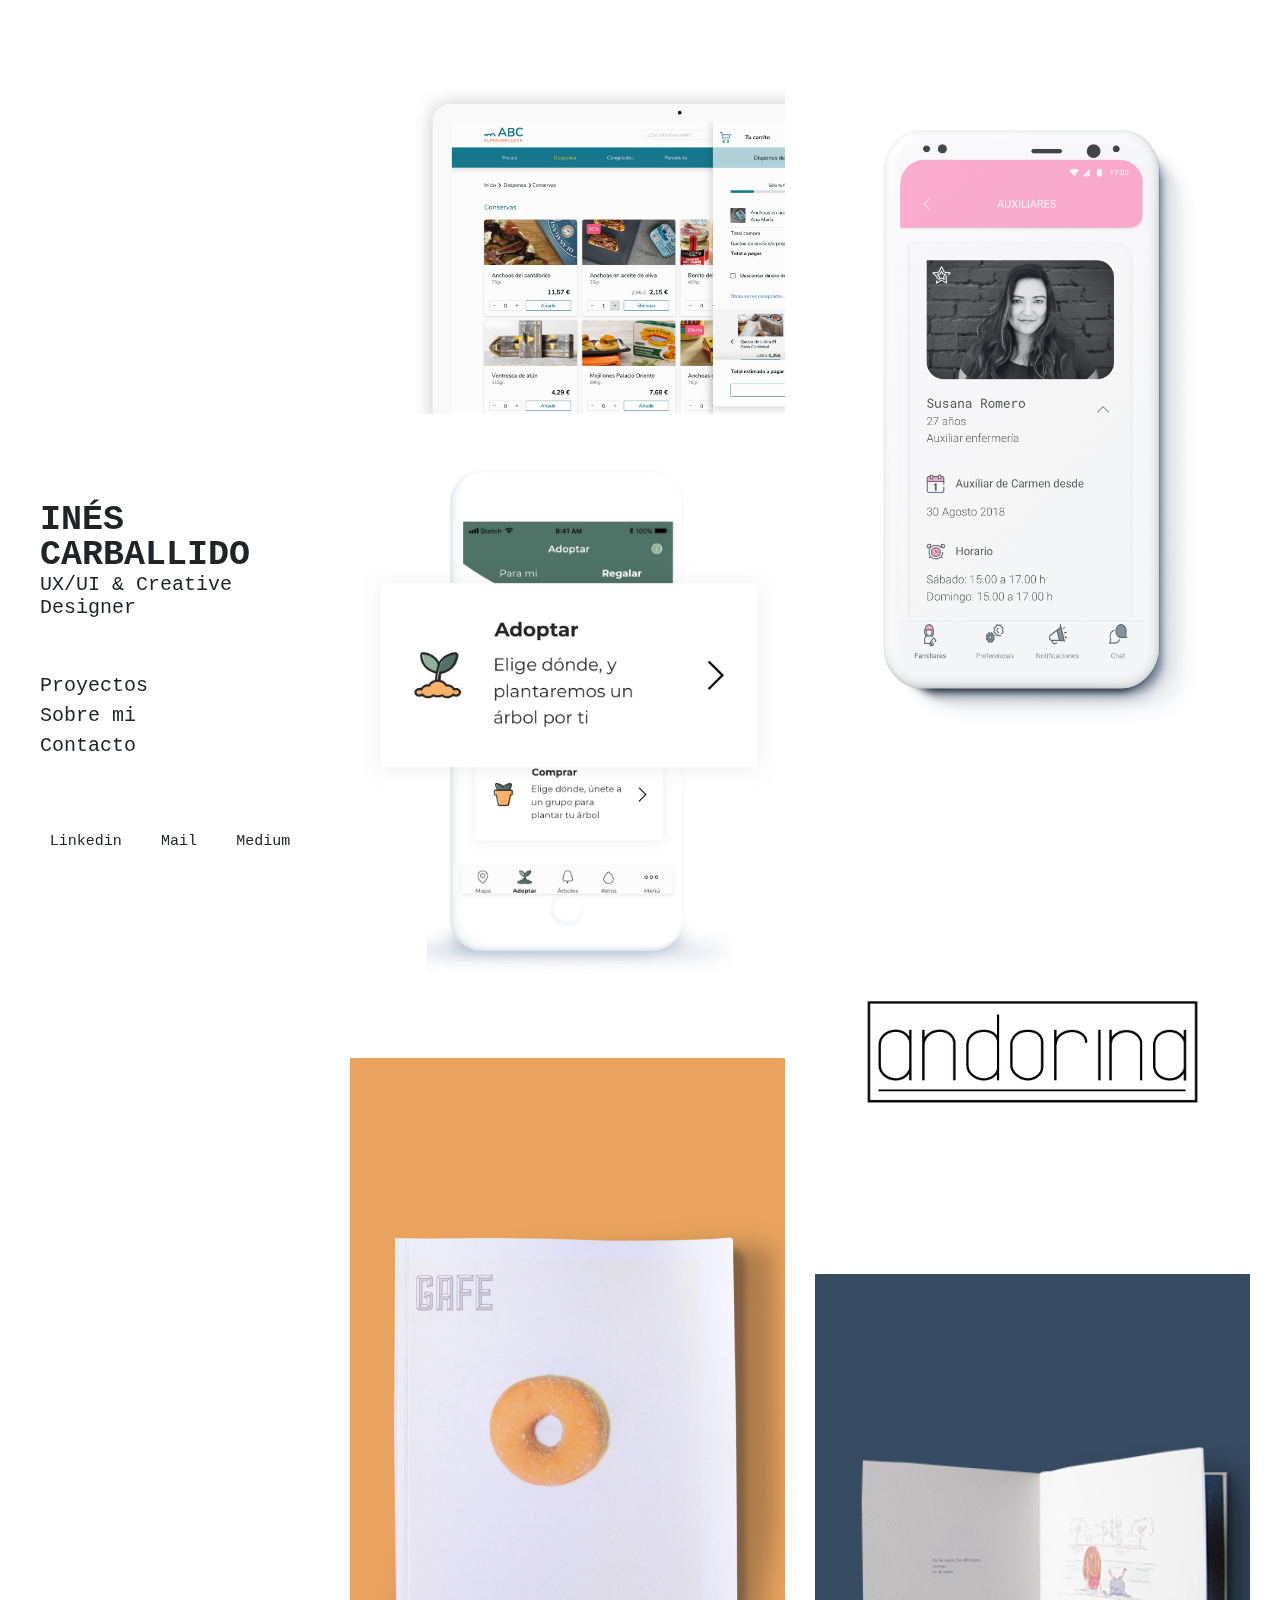
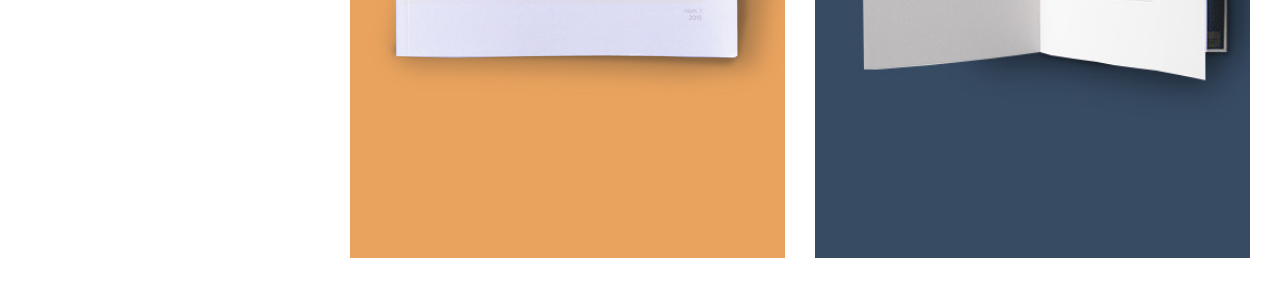
<file: index.html>
<!DOCTYPE html>
<html lang="en" dir="ltr">
  <head>
    <meta charset="UTF-8">
    <meta name="viewport" content="width=device-width, initial-scale=1.0">
    <meta http-equiv="X-UA-Compatible" content="ie=edge">
    <title>Ines Carballido</title>
    <link rel='shortcut icon' type='image/x-icon' href='./images/favicon.ico' />
    <link href="https://fonts.googleapis.com/css?family=Source+Code+Pro:300,900" rel="stylesheet">
    <!-- Compiled and minified CSS -->
    <link rel="stylesheet" href="./materialize/css/materialize.min.css">

    <!-- Compiled and minified JavaScript -->
    <script src="./materialize/js/materialize.min.js"></script>
    <link rel="stylesheet" href="stylesheets/stylesheet.css">
  </head>
  <body>
    <div class="menu-fixed">
      <div class="profile-title">
        <h1>INÉS CARBALLIDO</h1>
        <h2>UX/UI & Creative Designer</h2>
        <div class="header-wrapper">
          <ul>
            <li> <a href="./index.html">Proyectos</a></li>
            <li> <a href="./about.html">Sobre mi</a></li>
            <li> <a href="./contact.html">Contacto</a></li>
          </ul>
        </div>
      </div>
      <footer class="contact" id="about">
        <div class="icon">
          <a href="https://www.linkedin.com/in/inescarballido" target="_blank">Linkedin</a>
        </div>
        <div class="icon">
          <a href="mailto:amoroddo@gmail.com">Mail</a>
        </div>
        <div class="icon">
          <a href="https://medium.com/@amoroddo" target="_blank">Medium</a>
        </div>
      </footer>
    </div>
    <div class="blocks-wrapper">
      <div class="masonry-brick--v img-small">
        <a href="./abc.html">
        <img src="images/img-abc.jpg" alt="proyecto abc" class="masonry-img"></a>
        <div class="hover-element">
          <p class="title-project">ABC</p>
          <p>UX/UI</p>
          <a href="./abc.html"><img src="images/icon-arrow.png" alt="" class="arrow"></a>
        </div>
      </div>
      <div class="masonry-brick--v img-medium">
        <a href="./escampa.html">
        <img src="images/img-escampa.jpg" alt="proyecto escampa" class="masonry-img">
        </a>
        <div class="hover-element">
          <p class="title-project">ESCAMPA</p>
          <p>UX/UI</p>
          <a href="./escampa.html"><img src="images/icon-arrow.png" alt="" class="arrow"></a>
        </div>
      </div>
      <div class="masonry-brick--v img-gafe">
        <a href="./gafe.html"><img src="images/img-gafe.jpg" alt="proyecto editorial gafe" class="masonry-img"></a>
        <div class="hover-element">
          <p class="title-project">GAFE</p>
          <p>Editorial</p>
          <a href="./gafe.html"><img src="images/icon-arrow.png" alt="" class="arrow"></a>
        </div>
      </div>
      <div class="masonry-brick--v img-gafe">
        <a href="./wecare.html"><img src="images/img-wecare.jpg" alt="proyecto editorial gafe" class="masonry-img"></a>
        <div class="hover-element">
          <p class="title-project">WECARE</p>
          <p>UX-UI</p>
          <a href="./wecare.html"><img src="images/icon-arrow.png" alt="" class="arrow"></a>
        </div>
      </div>
      <div class="masonry-brick--v img-small">
        <a href="./andorina.html"><img src="images/img-andorina.jpg" alt="proyecto branding sonipro" class="masonry-img"></a>
        <div class="hover-element">
          <p class="title-project">ANDORINA</p>
          <p>Branding</p>
          <a href="./andorina.html"><img src="images/icon-arrow.png" alt="" class="arrow"></a>
        </div>
      </div>
      <div class="masonry-brick--v img-medium">
        <a href="./sonipro.html"><img src="images/img-pero.jpg" alt="" class="masonry-img"></a>
        <div class="hover-element">
          <p class="title-project">SIEMPRE HAY UN PERO</p>
          <p>Ilustración</p>
          <a href="./siempre-hay-un-pero.html"><img src="images/icon-arrow.png" alt="" class="arrow"></a>
        </div>
      </div>
    </div>
    <div class="contact footer-mobile" id="about">
      <div class="icon">
        <a href="https://www.domestika.org/es/amoroddo"><img src="images/icon-domestika.png" alt="" target="_blank"></a>
      </div>
      <div class="icon">
        <a href="https://www.linkedin.com/in/inescarballido/"><img src="images/icon-linkedin.png" alt="" target="_blank"></a>
      </div>
      <div class="icon">
        <a href="http://amoroddo.tumblr.com"><img src="images/icon-tumblr.png" alt=""
          target="_blank"></a>
      </div>
      <div class="icon">
        <a href="https://medium.com/@amoroddo"><img src="images/icon-medium.png" alt="" target="_blank"></a>
      </div>
    </div>

  </body>
</html>
</file>
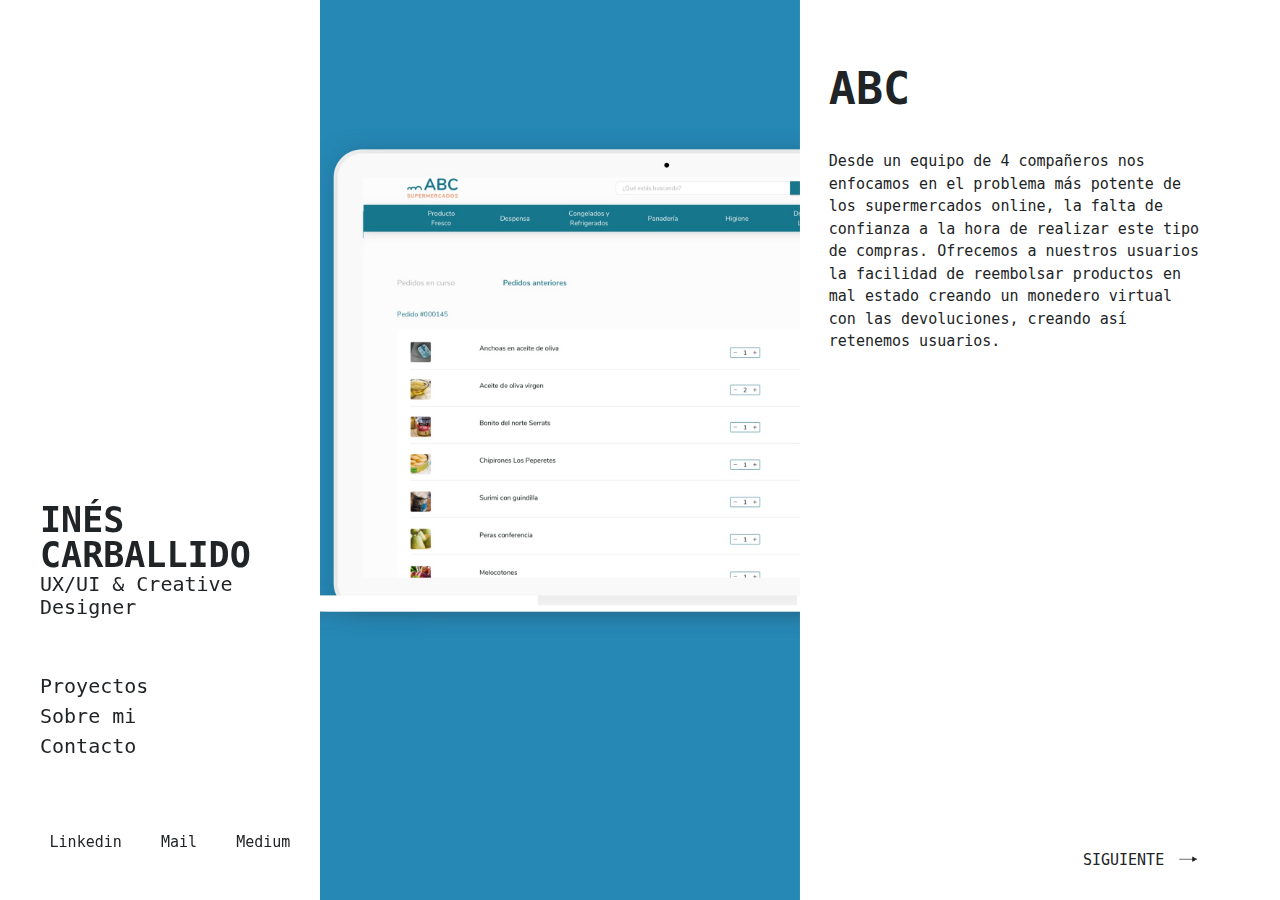
<file: abc.html>
<!DOCTYPE html>
<html lang="en" dir="ltr">

<head>
  <meta charset="UTF-8">
  <meta name="viewport" content="width=device-width, initial-scale=1.0">
  <meta http-equiv="X-UA-Compatible" content="ie=edge">
  <title>Ines Carballido</title>
  <link rel='shortcut icon' type='image/x-icon' href='./images/favicon.ico' />
  <link href="https://fonts.googleapis.com/css?family=Oswald:200,300,400,700" rel="stylesheet">
  <link href="https://fonts.googleapis.com/css?family=Roboto:300" rel="stylesheet">
  <!-- Compiled and minified CSS -->
  <link rel="stylesheet" href="./materialize/css/materialize.min.css">

  <!-- Compiled and minified JavaScript -->
  <script src="./materialize/js/materialize.min.js"></script>
  <script src="javascript/script.js" charset="utf-8"></script>

  <link rel="stylesheet" href="stylesheets/stylesheet.css">
</head>

<body>
  <div class="menu-fixed">
    <div class="profile-title">
      <h1>INÉS CARBALLIDO</h1>
      <h2>UX/UI & Creative Designer</h2>
      <div class="header-wrapper">
        <ul>
          <li> <a href="./index.html">Proyectos</a></li>
          <li> <a href="./about.html">Sobre mi</a></li>
          <li> <a href="./contact.html">Contacto</a></li>
        </ul>
      </div>
    </div>
    <footer class="contact" id="about">
      <div class="icon">
        <a href="https://www.linkedin.com/in/inescarballido" target="_blank">Linkedin</a>
      </div>
      <div class="icon">
        <a href="mailto:amoroddo@gmail.com">Mail</a>
      </div>
      <div class="icon">
        <a href="https://medium.com/@amoroddo" target="_blank">Medium</a>
      </div>
    </footer>
  </div>
  <div class="proyect-escampa-wrapper">
    <div class="carousel carousel-slider center">
      <div class="carousel-fixed-item center"></div>
      <div class="carousel-item proyect-img-wrapper abc-1" href="#one!">

      </div>
    </div>
    <div class="proyect-text-wrapper">
      <h2>ABC</h2>
      <div class="summary-wrapper">
        <p>Desde un equipo de 4 compañeros nos enfocamos en el problema más potente de los supermercados online, la falta de confianza a la hora de realizar este tipo de compras. Ofrecemos a nuestros usuarios la facilidad de reembolsar productos en mal estado creando un monedero virtual con las devoluciones, creando así retenemos usuarios.</p>
        <!-- <a href="https://medium.com/@amoroddo/escampa-un-proyecto-para-los-bosques-7ee971ec22af" target="_blank" class="proyect-text-more">LEER MÁS</a> -->
      </div>
      <div class="action-button-wrapper" style="justify-content: flex-end;">
        <!-- <a href="./index.html" class="action-button-previous">
            <img src="images/icon-previous.png" alt="">
            ANTERIOR
          </a> -->
        <a href="./escampa.html" class="action-button-next">
            SIGUIENTE
            <img src="images/icon-next.png" alt="">
          </a>
      </div>
    </div>

  </div>
  <div class="contact footer-mobile" id="about">
    <div class="icon">
      <a href="https://www.domestika.org/es/amoroddo"><img src="images/icon-domestika.png" alt="" target="_blank"></a>
    </div>
    <div class="icon">
      <a href="https://www.linkedin.com/in/inescarballido/"><img src="images/icon-linkedin.png" alt="" target="_blank"></a>
    </div>
    <div class="icon">
      <a href="http://amoroddo.tumblr.com"><img src="images/icon-tumblr.png" alt=""
        target="_blank"></a>
    </div>
    <div class="icon">
      <a href="https://medium.com/@amoroddo"><img src="images/icon-medium.png" alt="" target="_blank"></a>
    </div>
  </div>


</body>

</html>
</file>
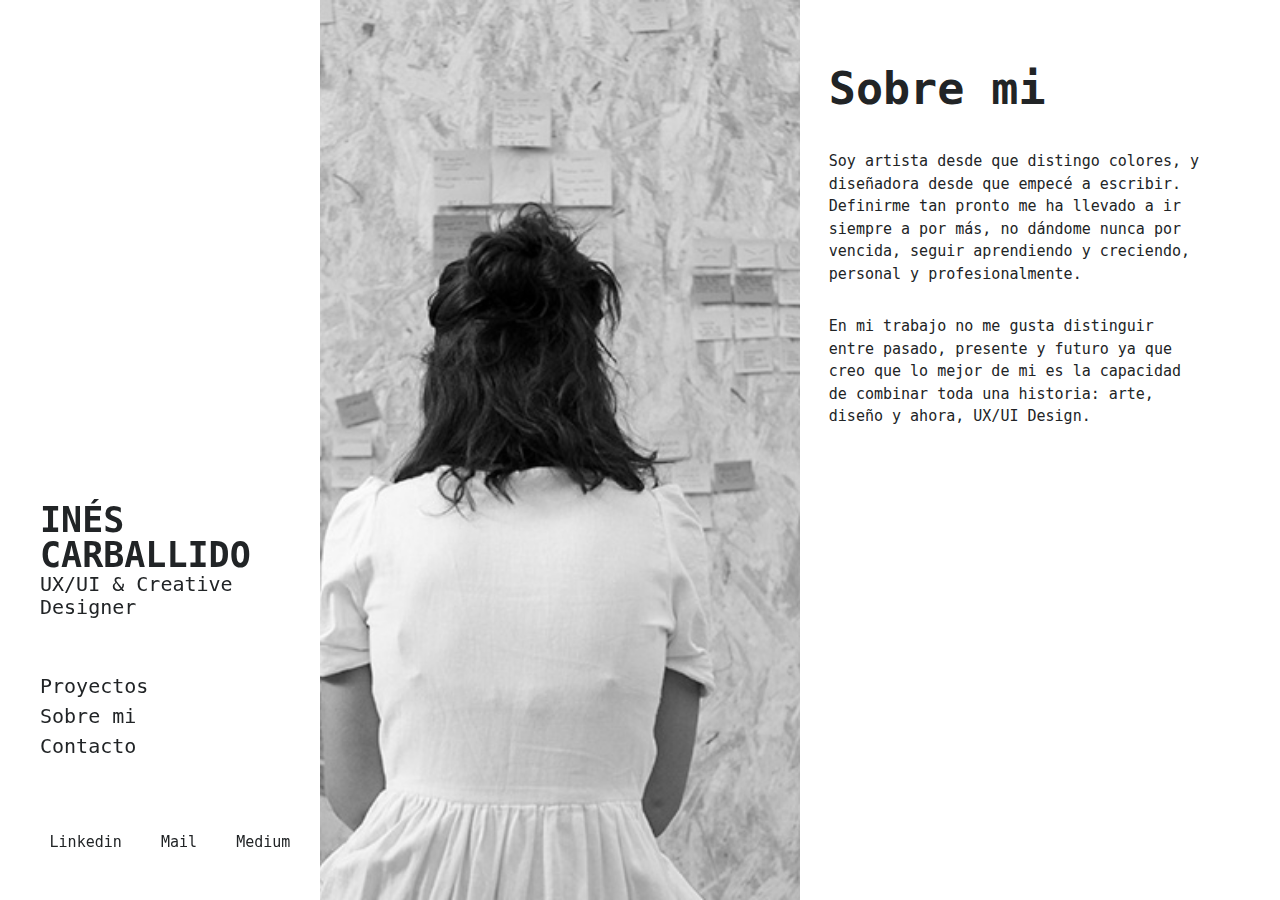
<file: about.html>
<!DOCTYPE html>
<html lang="en" dir="ltr">
  <head>
    <meta charset="UTF-8">
    <meta name="viewport" content="width=device-width, initial-scale=1.0">
    <meta http-equiv="X-UA-Compatible" content="ie=edge">
    <title>Ines Carballido</title>
    <link rel='shortcut icon' type='image/x-icon' href='./images/favicon.ico' />
    <link href="https://fonts.googleapis.com/css?family=Oswald:200,300,400,700" rel="stylesheet">
    <link href="https://fonts.googleapis.com/css?family=Roboto:300" rel="stylesheet">
    <!-- Compiled and minified CSS -->
    <link rel="stylesheet" href="./materialize/css/materialize.min.css">

    <!-- Compiled and minified JavaScript -->
    <script src="./materialize/js/materialize.min.js"></script>
    <link rel="stylesheet" href="stylesheets/stylesheet.css">
  </head>
  <body>
    <div class="menu-fixed">
      <div class="profile-title">
        <h1>INÉS CARBALLIDO</h1>
        <h2>UX/UI & Creative Designer</h2>
        <div class="header-wrapper">
          <ul>
            <li> <a href="./index.html">Proyectos</a></li>
            <li> <a href="./about.html">Sobre mi</a></li>
            <li> <a href="./contact.html">Contacto</a></li>
          </ul>
        </div>
      </div>
      <footer class="contact" id="about">
        <div class="icon">
          <a href="https://www.linkedin.com/in/inescarballido" target="_blank">Linkedin</a>
        </div>
        <div class="icon">
          <a href="mailto:amoroddo@gmail.com">Mail</a>
        </div>
        <div class="icon">
          <a href="https://medium.com/@amoroddo" target="_blank">Medium</a>
        </div>
      </footer>
    </div>
    <div class="about-wrapper">
      <div class="about-img-wrapper">

      </div>
      <div class="about-text-wrapper">
        <h2>Sobre mi</h2>
        <p>Soy artista desde que distingo colores, y diseñadora desde que empecé a escribir. Definirme tan pronto me ha llevado a ir siempre a por más, no dándome nunca por vencida, seguir aprendiendo y creciendo, personal y profesionalmente.</p>
        <p>En mi trabajo no me gusta distinguir entre pasado, presente y futuro ya que creo que lo mejor de mi es la capacidad de combinar toda una historia: arte, diseño y ahora, UX/UI Design.</p>
      </div>
    </div>
    <div class="contact footer-mobile" id="about">
      <div class="icon">
        <a href="https://www.domestika.org/es/amoroddo"><img src="images/icon-domestika.png" alt="" target="_blank"></a>
      </div>
      <div class="icon">
        <a href="https://www.linkedin.com/in/inescarballido/"><img src="images/icon-linkedin.png" alt="" target="_blank"></a>
      </div>
      <div class="icon">
        <a href="http://amoroddo.tumblr.com"><img src="images/icon-tumblr.png" alt=""
          target="_blank"></a>
      </div>
      <div class="icon">
        <a href="https://medium.com/@amoroddo"><img src="images/icon-medium.png" alt="" target="_blank"></a>
      </div>
    </div>


  </body>
</html>
</file>
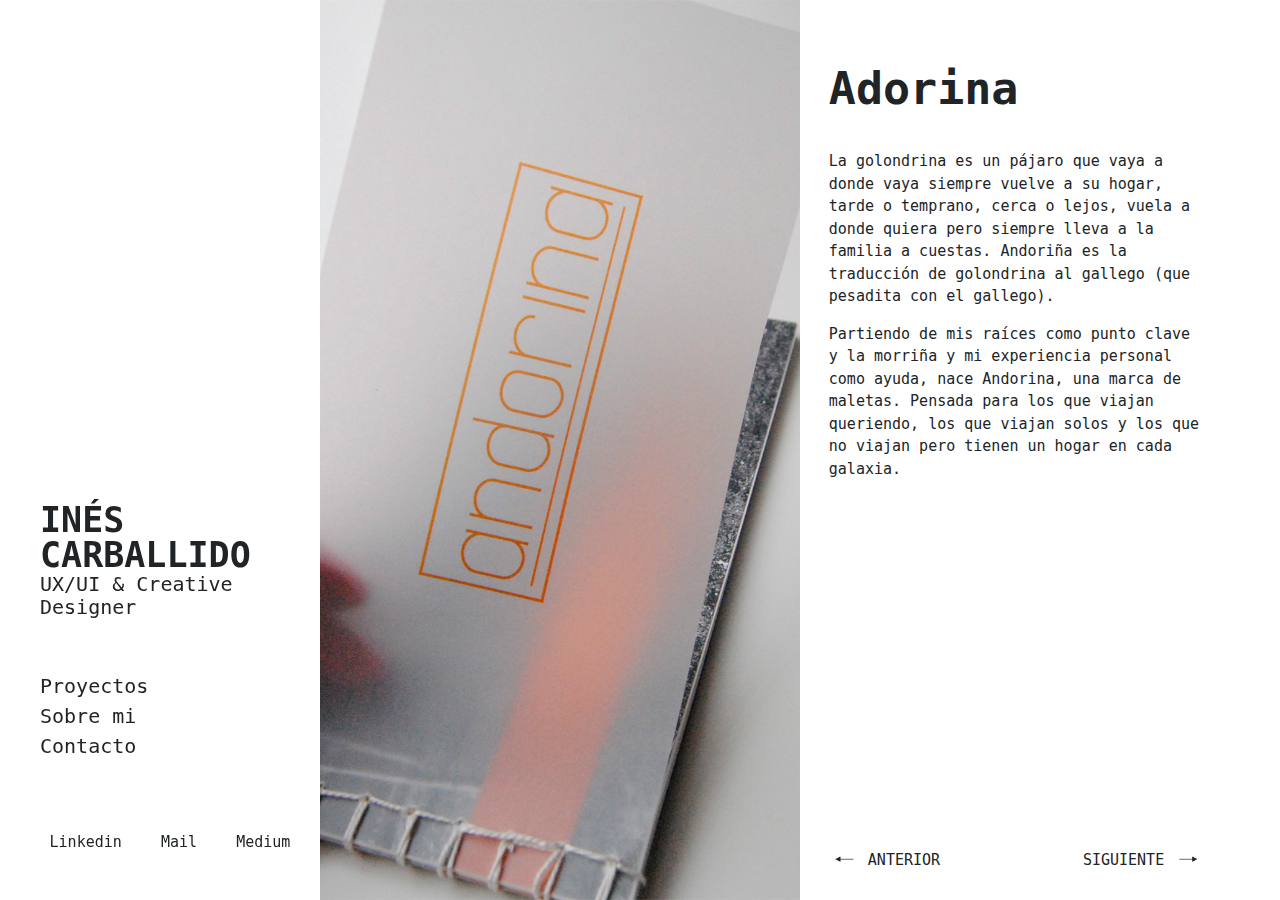
<file: andorina.html>
<!DOCTYPE html>
<html lang="en" dir="ltr">

<head>
  <meta charset="UTF-8">
  <meta name="viewport" content="width=device-width, initial-scale=1.0">
  <meta http-equiv="X-UA-Compatible" content="ie=edge">
  <title>Ines Carballido</title>
  <link rel='shortcut icon' type='image/x-icon' href='./images/favicon.ico' />
  <link href="https://fonts.googleapis.com/css?family=Oswald:200,300,400,700" rel="stylesheet">
  <link href="https://fonts.googleapis.com/css?family=Roboto:300" rel="stylesheet">
  <!-- Compiled and minified CSS -->
  <link rel="stylesheet" href="./materialize/css/materialize.min.css">

  <!-- Compiled and minified JavaScript -->
  <script src="./materialize/js/materialize.min.js"></script>
  <script src="javascript/script.js" charset="utf-8"></script>

  <link rel="stylesheet" href="stylesheets/stylesheet.css">
</head>

<body>
  <div class="menu-fixed">
    <div class="profile-title">
      <h1>INÉS CARBALLIDO</h1>
      <h2>UX/UI & Creative Designer</h2>
      <div class="header-wrapper">
        <ul>
          <li> <a href="./index.html">Proyectos</a></li>
          <li> <a href="./about.html">Sobre mi</a></li>
          <li> <a href="./contact.html">Contacto</a></li>
        </ul>
      </div>
    </div>
    <footer class="contact" id="about">
      <div class="icon">
        <a href="https://www.linkedin.com/in/inescarballido" target="_blank">Linkedin</a>
      </div>
      <div class="icon">
        <a href="mailto:amoroddo@gmail.com">Mail</a>
      </div>
      <div class="icon">
        <a href="https://medium.com/@amoroddo" target="_blank">Medium</a>
      </div>
    </footer>
  </div>
  <div class="proyect-escampa-wrapper">
    <div class="carousel carousel-slider center">
      <div class="carousel-fixed-item center"></div>
      <div class="carousel-item proyect-img-wrapper andorina-1" href="#one!">

      </div>
    </div>
    <div class="proyect-text-wrapper">
      <h2>Adorina</h2>
      <div class="summary-wrapper">
        <p>La golondrina es un pájaro que vaya a donde vaya siempre vuelve a su hogar, tarde o temprano, cerca o lejos, vuela a donde quiera pero siempre lleva a la familia a cuestas. Andoriña es la traducción de golondrina al gallego (que pesadita con el gallego). </p>
        <p>Partiendo de mis raíces como punto clave y la morriña y mi experiencia personal como ayuda, nace Andorina, una marca de maletas. Pensada para los que viajan queriendo, los que viajan solos y los que no viajan pero tienen un hogar en cada galaxia.</p>
        <!-- <a href="https://medium.com/@amoroddo/escampa-un-proyecto-para-los-bosques-7ee971ec22af" target="_blank" class="proyect-text-more">LEER MÁS</a> -->
      </div>
      <div class="action-button-wrapper">
        <a href="./wecare.html" class="action-button-previous">
            <img src="images/icon-previous.png" alt="">
            ANTERIOR
          </a>
        <a href="./siempre-hay-un-pero.html" class="action-button-next">
            SIGUIENTE
            <img src="images/icon-next.png" alt="">
          </a>
      </div>
    </div>
  </div>
  <div class="contact footer-mobile" id="about">
    <div class="icon">
      <a href="https://www.domestika.org/es/amoroddo"><img src="images/icon-domestika.png" alt="" target="_blank"></a>
    </div>
    <div class="icon">
      <a href="https://www.linkedin.com/in/inescarballido/"><img src="images/icon-linkedin.png" alt="" target="_blank"></a>
    </div>
    <div class="icon">
      <a href="http://amoroddo.tumblr.com"><img src="images/icon-tumblr.png" alt=""
        target="_blank"></a>
    </div>
    <div class="icon">
      <a href="https://medium.com/@amoroddo"><img src="images/icon-medium.png" alt="" target="_blank"></a>
    </div>
  </div>




</body>

</html>
</file>
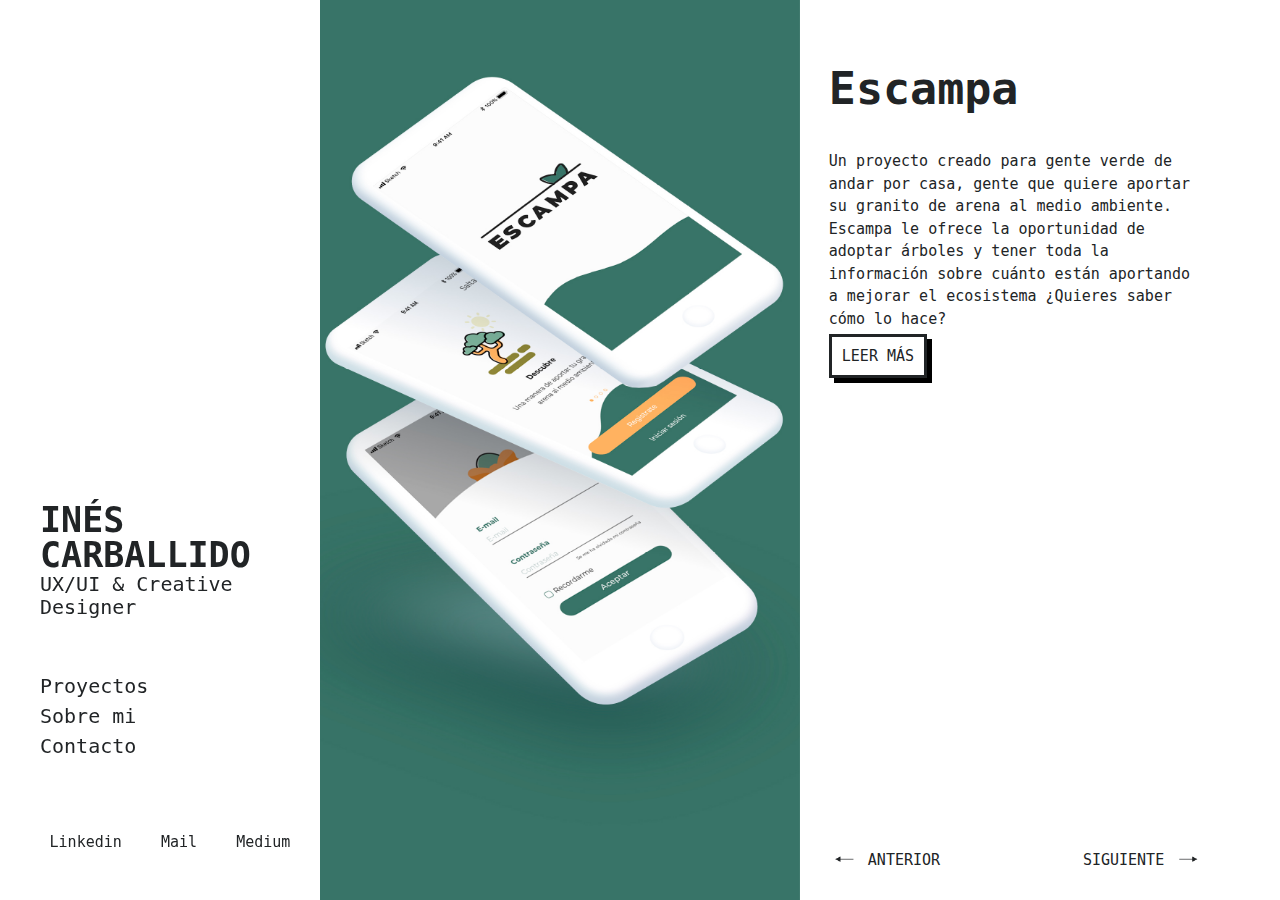
<file: escampa.html>
<!DOCTYPE html>
<html lang="en" dir="ltr">

<head>
  <meta charset="UTF-8">
  <meta name="viewport" content="width=device-width, initial-scale=1.0">
  <meta http-equiv="X-UA-Compatible" content="ie=edge">
  <title>Ines Carballido</title>
  <link rel='shortcut icon' type='image/x-icon' href='./images/favicon.ico' />
  <link href="https://fonts.googleapis.com/css?family=Oswald:200,300,400,700" rel="stylesheet">
  <link href="https://fonts.googleapis.com/css?family=Roboto:300" rel="stylesheet">
  <!-- Compiled and minified CSS -->
  <link rel="stylesheet" href="./materialize/css/materialize.min.css">

  <!-- Compiled and minified JavaScript -->
  <script src="./materialize/js/materialize.min.js"></script>
  <script src="javascript/script.js" charset="utf-8"></script>

  <link rel="stylesheet" href="stylesheets/stylesheet.css">
</head>

<body>
  <div class="menu-fixed">
    <div class="profile-title">
      <h1>INÉS CARBALLIDO</h1>
      <h2>UX/UI & Creative Designer</h2>
      <div class="header-wrapper">
        <ul>
          <li> <a href="./index.html">Proyectos</a></li>
          <li> <a href="./about.html">Sobre mi</a></li>
          <li> <a href="./contact.html">Contacto</a></li>
        </ul>
      </div>
    </div>
    <footer class="contact" id="about">
      <div class="icon">
        <a href="https://www.linkedin.com/in/inescarballido" target="_blank">Linkedin</a>
      </div>
      <div class="icon">
        <a href="mailto:amoroddo@gmail.com">Mail</a>
      </div>
      <div class="icon">
        <a href="https://medium.com/@amoroddo" target="_blank">Medium</a>
      </div>
    </footer>
  </div>
  <div class="proyect-escampa-wrapper">
    <div class="carousel carousel-slider center">
      <div class="carousel-fixed-item center"></div>
      <div class="carousel-item proyect-img-wrapper escampa-1" href="#one!">
      </div>
    </div>
    <div class="proyect-text-wrapper">
      <h2>Escampa</h2>
      <div class="summary-wrapper">
        <p>Un proyecto creado para gente verde de andar por casa, gente que quiere aportar su granito de arena al medio ambiente. Escampa le ofrece la oportunidad de adoptar árboles y tener toda la información sobre cuánto están aportando a mejorar el ecosistema
        ¿Quieres saber cómo lo hace?</p>
        <a href="https://medium.com/@amoroddo/escampa-un-proyecto-para-los-bosques-7ee971ec22af" target="_blank" class="proyect-text-more">LEER MÁS</a>
      </div>
      <div class="action-button-wrapper">
        <a href="./abc.html" class="action-button-previous">
            <img src="images/icon-previous.png" alt="">
            ANTERIOR
          </a>
        <a href="./gafe.html" class="action-button-next">
            SIGUIENTE
            <img src="images/icon-next.png" alt="">
          </a>
      </div>
    </div>
  </div>
  <div class="contact footer-mobile" id="about">
    <div class="icon">
      <a href="https://www.domestika.org/es/amoroddo"><img src="images/icon-domestika.png" alt="" target="_blank"></a>
    </div>
    <div class="icon">
      <a href="https://www.linkedin.com/in/inescarballido/"><img src="images/icon-linkedin.png" alt="" target="_blank"></a>
    </div>
    <div class="icon">
      <a href="http://amoroddo.tumblr.com"><img src="images/icon-tumblr.png" alt=""
        target="_blank"></a>
    </div>
    <div class="icon">
      <a href="https://medium.com/@amoroddo"><img src="images/icon-medium.png" alt="" target="_blank"></a>
    </div>
  </div>




</body>

</html>
</file>
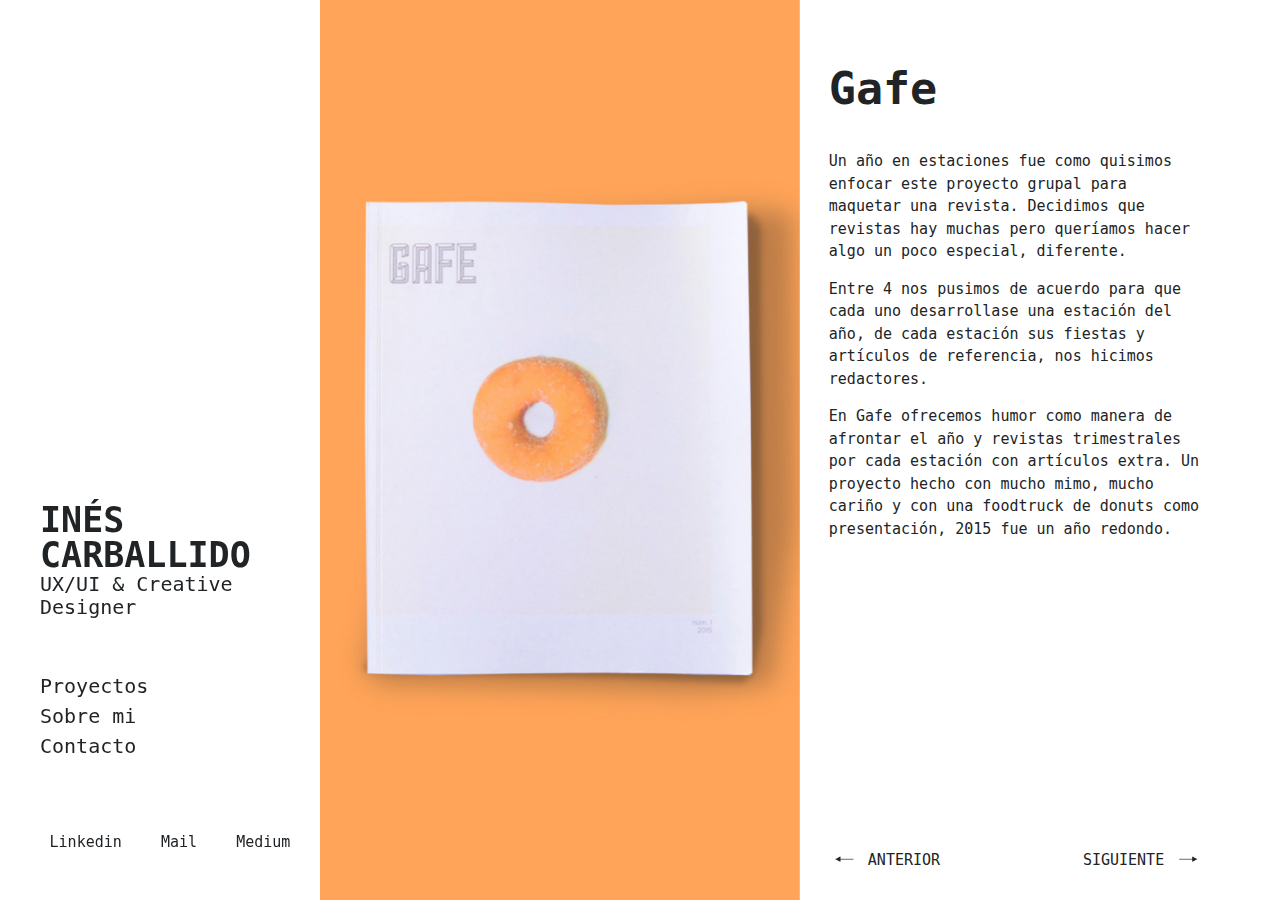
<file: gafe.html>
<!DOCTYPE html>
<html lang="en" dir="ltr">

<head>
  <meta charset="UTF-8">
  <meta name="viewport" content="width=device-width, initial-scale=1.0">
  <meta http-equiv="X-UA-Compatible" content="ie=edge">
  <title>Ines Carballido</title>
  <link rel='shortcut icon' type='image/x-icon' href='./images/favicon.ico' />
  <link href="https://fonts.googleapis.com/css?family=Oswald:200,300,400,700" rel="stylesheet">
  <link href="https://fonts.googleapis.com/css?family=Roboto:300" rel="stylesheet">
  <!-- Compiled and minified CSS -->
  <link rel="stylesheet" href="./materialize/css/materialize.min.css">

  <!-- Compiled and minified JavaScript -->
  <script src="./materialize/js/materialize.min.js"></script>
  <script src="javascript/script.js" charset="utf-8"></script>

  <link rel="stylesheet" href="stylesheets/stylesheet.css">
</head>

<body>
  <div class="menu-fixed">
    <div class="profile-title">
      <h1>INÉS CARBALLIDO</h1>
      <h2>UX/UI & Creative Designer</h2>
      <div class="header-wrapper">
        <ul>
          <li> <a href="./index.html">Proyectos</a></li>
          <li> <a href="./about.html">Sobre mi</a></li>
          <li> <a href="./contact.html">Contacto</a></li>
        </ul>
      </div>
    </div>
    <footer class="contact" id="about">
      <div class="icon">
        <a href="https://www.linkedin.com/in/inescarballido" target="_blank">Linkedin</a>
      </div>
      <div class="icon">
        <a href="mailto:amoroddo@gmail.com">Mail</a>
      </div>
      <div class="icon">
        <a href="https://medium.com/@amoroddo" target="_blank">Medium</a>
      </div>
    </footer>
  </div>
  <div class="proyect-escampa-wrapper">
    <div class="carousel carousel-slider center">
      <div class="carousel-fixed-item center"></div>
      <div class="carousel-item proyect-img-wrapper gafe-1" href="#one!">

      </div>
    </div>
    <div class="proyect-text-wrapper">
      <h2>Gafe</h2>
      <div class="summary-wrapper">
        <p>Un año en estaciones fue como quisimos enfocar este proyecto grupal para maquetar una revista. Decidimos que revistas hay muchas pero queríamos hacer algo un poco especial, diferente.</p>
        <p>Entre 4 nos pusimos de acuerdo para que cada uno desarrollase una estación del año, de cada estación sus fiestas y artículos de referencia, nos hicimos redactores.</p>
        <p>En Gafe ofrecemos humor como manera de afrontar el año y revistas trimestrales por cada estación con artículos extra. Un proyecto hecho con mucho mimo, mucho cariño y con una foodtruck de donuts como presentación, 2015 fue un año redondo.</p>
        <!-- <a href="https://medium.com/@amoroddo/escampa-un-proyecto-para-los-bosques-7ee971ec22af" target="_blank" class="proyect-text-more">LEER MÁS</a> -->
      </div>
      <div class="action-button-wrapper">
        <a href="./escampa.html" class="action-button-previous">
            <img src="images/icon-previous.png" alt="">
            ANTERIOR
          </a>
        <a href="./wecare.html" class="action-button-next">
            SIGUIENTE
            <img src="images/icon-next.png" alt="">
          </a>
      </div>
    </div>
  </div>
  <div class="contact footer-mobile" id="about">
    <div class="icon">
      <a href="https://www.domestika.org/es/amoroddo"><img src="images/icon-domestika.png" alt="" target="_blank"></a>
    </div>
    <div class="icon">
      <a href="https://www.linkedin.com/in/inescarballido/"><img src="images/icon-linkedin.png" alt="" target="_blank"></a>
    </div>
    <div class="icon">
      <a href="http://amoroddo.tumblr.com"><img src="images/icon-tumblr.png" alt=""
        target="_blank"></a>
    </div>
    <div class="icon">
      <a href="https://medium.com/@amoroddo"><img src="images/icon-medium.png" alt="" target="_blank"></a>
    </div>
  </div>




</body>

</html>
</file>
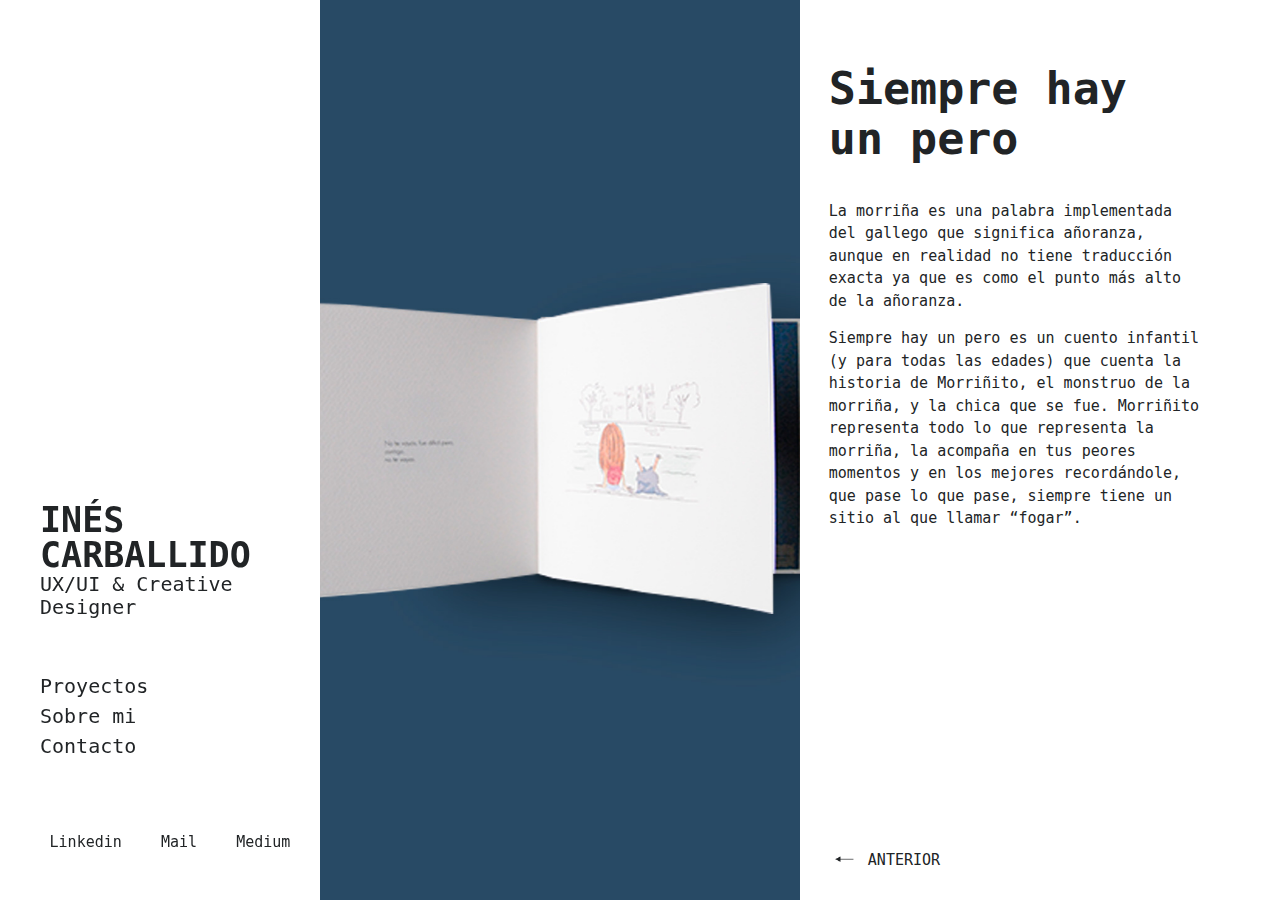
<file: siempre-hay-un-pero.html>
<!DOCTYPE html>
<html lang="en" dir="ltr">

<head>
  <meta charset="UTF-8">
  <meta name="viewport" content="width=device-width, initial-scale=1.0">
  <meta http-equiv="X-UA-Compatible" content="ie=edge">
  <title>Ines Carballido</title>
  <link rel='shortcut icon' type='image/x-icon' href='./images/favicon.ico' />
  <link href="https://fonts.googleapis.com/css?family=Oswald:200,300,400,700" rel="stylesheet">
  <link href="https://fonts.googleapis.com/css?family=Roboto:300" rel="stylesheet">
  <!-- Compiled and minified CSS -->
  <link rel="stylesheet" href="./materialize/css/materialize.min.css">

  <!-- Compiled and minified JavaScript -->
  <script src="./materialize/js/materialize.min.js"></script>
  <script src="javascript/script.js" charset="utf-8"></script>

  <link rel="stylesheet" href="stylesheets/stylesheet.css">
</head>

<body>
  <div class="menu-fixed">
    <div class="profile-title">
      <h1>INÉS CARBALLIDO</h1>
      <h2>UX/UI & Creative Designer</h2>
      <div class="header-wrapper">
        <ul>
          <li> <a href="./index.html">Proyectos</a></li>
          <li> <a href="./about.html">Sobre mi</a></li>
          <li> <a href="./contact.html">Contacto</a></li>
        </ul>
      </div>
    </div>
    <footer class="contact" id="about">
      <div class="icon">
        <a href="https://www.linkedin.com/in/inescarballido" target="_blank">Linkedin</a>
      </div>
      <div class="icon">
        <a href="mailto:amoroddo@gmail.com">Mail</a>
      </div>
      <div class="icon">
        <a href="https://medium.com/@amoroddo" target="_blank">Medium</a>
      </div>
    </footer>
  </div>
  <div class="proyect-escampa-wrapper">
    <div class="carousel carousel-slider center">
      <div class="carousel-fixed-item center"></div>
      <div class="carousel-item proyect-img-wrapper pero-1" href="#one!">

      </div>
    </div>
    <div class="proyect-text-wrapper">
      <h2>Siempre hay un pero</h2>
      <div class="summary-wrapper">
        <p>La morriña es una palabra implementada del gallego que significa añoranza, aunque en realidad no tiene traducción exacta ya que es como el punto más alto de la añoranza.</p>
        <p>Siempre hay un pero es un cuento infantil (y para todas las edades) que cuenta la historia de Morriñito, el monstruo de la morriña, y la chica que se fue. Morriñito representa todo lo que representa la morriña, la acompaña en tus peores momentos y en los mejores recordándole, que pase lo que pase, siempre tiene un sitio al que llamar “fogar”.</p>
        <!-- <a href="https://medium.com/@amoroddo/escampa-un-proyecto-para-los-bosques-7ee971ec22af" target="_blank" class="proyect-text-more">LEER MÁS</a> -->
      </div>
      <div class="action-button-wrapper">
        <a href="./andorina.html" class="action-button-previous">
            <img src="images/icon-previous.png" alt="">
            ANTERIOR
          </a>
        <!-- <a href="./wecare.html" class="action-button-next">
            SIGUIENTE
            <img src="images/icon-next.png" alt="">
          </a> -->
      </div>
    </div>
  </div>
  <div class="contact footer-mobile" id="about">
    <div class="icon">
      <a href="https://www.domestika.org/es/amoroddo"><img src="images/icon-domestika.png" alt="" target="_blank"></a>
    </div>
    <div class="icon">
      <a href="https://www.linkedin.com/in/inescarballido/"><img src="images/icon-linkedin.png" alt="" target="_blank"></a>
    </div>
    <div class="icon">
      <a href="http://amoroddo.tumblr.com"><img src="images/icon-tumblr.png" alt=""
        target="_blank"></a>
    </div>
    <div class="icon">
      <a href="https://medium.com/@amoroddo"><img src="images/icon-medium.png" alt="" target="_blank"></a>
    </div>
  </div>




</body>

</html>
</file>
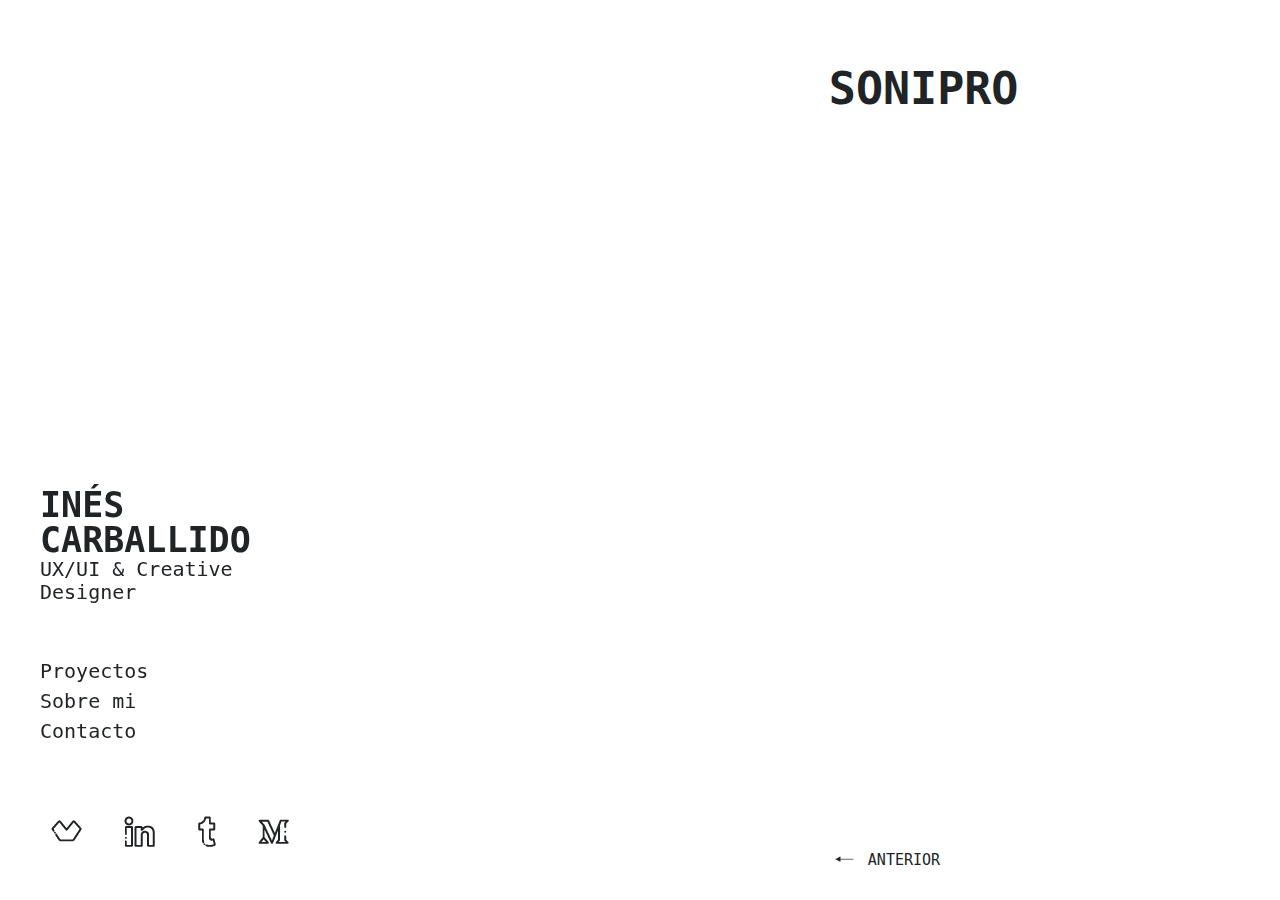
<file: sonipro.html>
<!DOCTYPE html>
<html lang="en" dir="ltr">

<head>
  <meta charset="UTF-8">
  <meta name="viewport" content="width=device-width, initial-scale=1.0">
  <meta http-equiv="X-UA-Compatible" content="ie=edge">
  <title>Ines Carballido</title>
  <link rel='shortcut icon' type='image/x-icon' href='./images/favicon.ico' />
  <link href="https://fonts.googleapis.com/css?family=Oswald:200,300,400,700" rel="stylesheet">
  <link href="https://fonts.googleapis.com/css?family=Roboto:300" rel="stylesheet">
  <!-- Compiled and minified CSS -->
  <link rel="stylesheet" href="./materialize/css/materialize.min.css">

  <!-- Compiled and minified JavaScript -->
  <script src="./materialize/js/materialize.min.js"></script>
  <script src="javascript/script.js" charset="utf-8"></script>

  <link rel="stylesheet" href="stylesheets/stylesheet.css">
</head>

<body>
  <div class="menu-fixed">
    <div class="profile-title">
      <h1>INÉS CARBALLIDO</h1>
      <h2>UX/UI & Creative Designer</h2>
      <div class="header-wrapper">
        <ul>
          <li> <a href="./index.html">Proyectos</a></li>
          <li> <a href="./about.html">Sobre mi</a></li>
          <li> <a href="./contact.html">Contacto</a></li>
        </ul>
      </div>
    </div>
    <footer class="contact" id="about">
      <div class="icon">
        <a href="https://www.domestika.org/es/amoroddo" target="_blank"><img src="images/icon-domestika.png" alt="" ></a>
      </div>
      <div class="icon">
        <a href="https://www.linkedin.com/in/inescarballido" target="_blank"><img src="images/icon-linkedin.png" alt="" ></a>
      </div>
      <div class="icon">
        <a href="http://amoroddo.tumblr.com" target="_blank"><img src="images/icon-tumblr.png" alt="" ></a>
      </div>
      <div class="icon">
        <a href="https://medium.com/@amoroddo" target="_blank"><img src="images/icon-medium.png" alt="" ></a>
      </div>
    </footer>
  </div>
  <div class="proyect-escampa-wrapper">
    <div class="carousel carousel-slider center">
      <div class="carousel-fixed-item center"></div>
      <div class="carousel-item proyect-img-wrapper sonipro-1" href="#one!">

      </div>
      <div class="carousel-item proyect-img-wrapper sonipro-2" href="#two!">

      </div>
      <div class="carousel-item proyect-img-wrapper sonipro-3" href="#three!">

      </div>
      <div class="carousel-item proyect-img-wrapper sonipro-4" href="#four!">

      </div>
    </div>
    <div class="proyect-text-wrapper">
      <h2>SONIPRO</h2>
      <div class="summary-wrapper">
        <p></p>
        <!-- <a href="https://medium.com/@amoroddo/escampa-un-proyecto-para-los-bosques-7ee971ec22af" target="_blank" class="proyect-text-more">LEER MÁS</a> -->
      </div>
      <div class="action-button-wrapper">
        <a href="./andorina.html" class="action-button-previous">
            <img src="images/icon-previous.png" alt="">
            ANTERIOR
          </a>
        <!-- <a href="./wecare.html" class="action-button-next">
            SIGUIENTE
            <img src="images/icon-next.png" alt="">
          </a> -->
      </div>
    </div>
  </div>
  <div class="contact footer-mobile" id="about">
    <div class="icon">
      <a href="https://www.domestika.org/es/amoroddo"><img src="images/icon-domestika.png" alt="" target="_blank"></a>
    </div>
    <div class="icon">
      <a href="https://www.linkedin.com/in/inescarballido/"><img src="images/icon-linkedin.png" alt="" target="_blank"></a>
    </div>
    <div class="icon">
      <a href="http://amoroddo.tumblr.com"><img src="images/icon-tumblr.png" alt=""
        target="_blank"></a>
    </div>
    <div class="icon">
      <a href="https://medium.com/@amoroddo"><img src="images/icon-medium.png" alt="" target="_blank"></a>
    </div>
  </div>




</body>

</html>
</file>
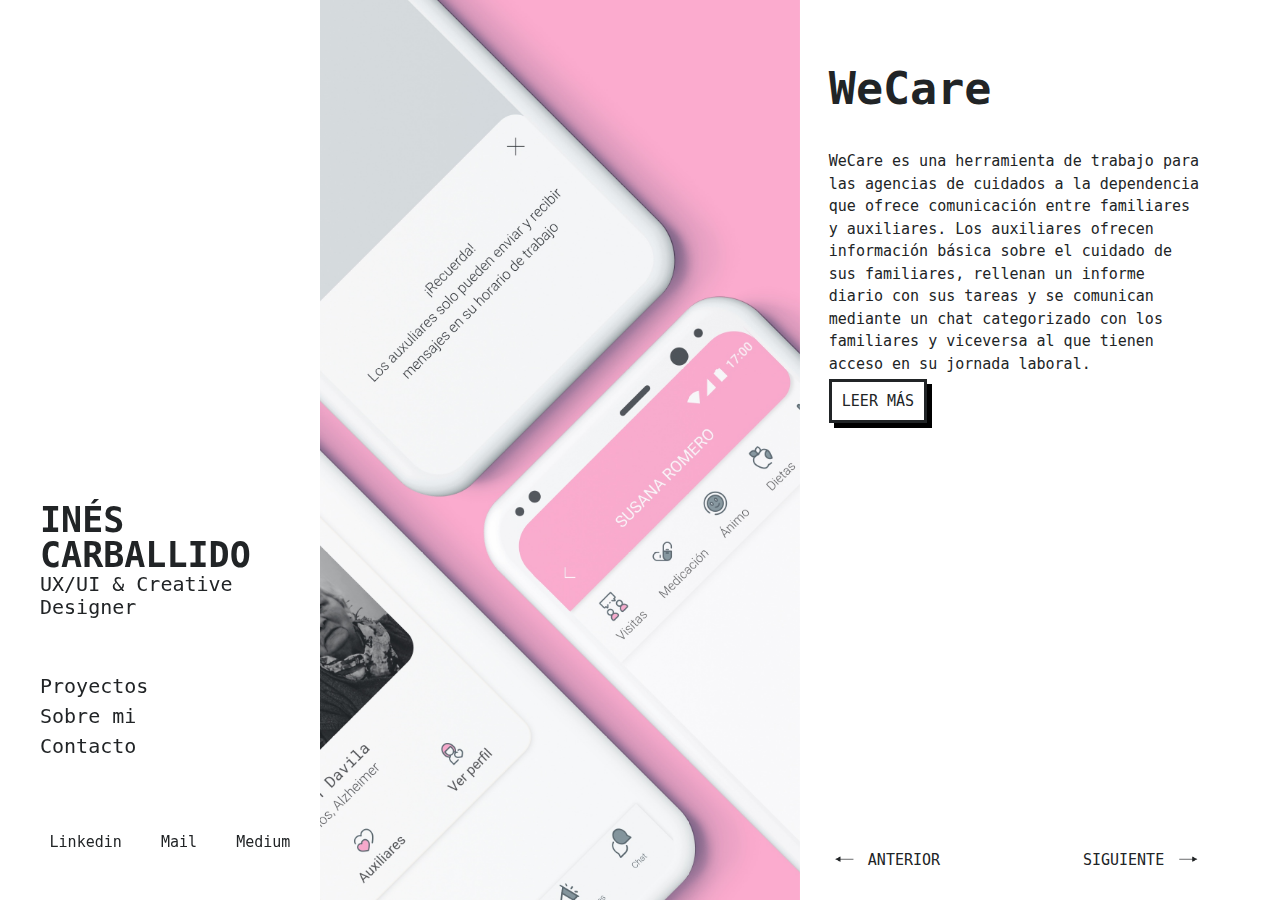
<file: wecare.html>
<!DOCTYPE html>
<html lang="en" dir="ltr">

<head>
  <meta charset="UTF-8">
  <meta name="viewport" content="width=device-width, initial-scale=1.0">
  <meta http-equiv="X-UA-Compatible" content="ie=edge">
  <title>Ines Carballido</title>
  <link rel='shortcut icon' type='image/x-icon' href='./images/favicon.ico' />
  <link href="https://fonts.googleapis.com/css?family=Oswald:200,300,400,700" rel="stylesheet">
  <link href="https://fonts.googleapis.com/css?family=Roboto:300" rel="stylesheet">
  <!-- Compiled and minified CSS -->
  <link rel="stylesheet" href="./materialize/css/materialize.min.css">

  <!-- Compiled and minified JavaScript -->
  <script src="./materialize/js/materialize.min.js"></script>
  <script src="javascript/script.js" charset="utf-8"></script>

  <link rel="stylesheet" href="stylesheets/stylesheet.css">
</head>

<body>
  <div class="menu-fixed">
    <div class="profile-title">
      <h1>INÉS CARBALLIDO</h1>
      <h2>UX/UI & Creative Designer</h2>
      <div class="header-wrapper">
        <ul>
          <li> <a href="./index.html">Proyectos</a></li>
          <li> <a href="./about.html">Sobre mi</a></li>
          <li> <a href="./contact.html">Contacto</a></li>
        </ul>
      </div>
    </div>
    <footer class="contact" id="about">
      <div class="icon">
        <a href="https://www.linkedin.com/in/inescarballido" target="_blank">Linkedin</a>
      </div>
      <div class="icon">
        <a href="mailto:amoroddo@gmail.com">Mail</a>
      </div>
      <div class="icon">
        <a href="https://medium.com/@amoroddo" target="_blank">Medium</a>
      </div>
    </footer>
  </div>
  <div class="proyect-escampa-wrapper">
    <div class="carousel carousel-slider center">
      <div class="carousel-fixed-item center"></div>
      <div class="carousel-item proyect-img-wrapper wecare-1" href="#one!">  </div>
    </div>
    <div class="proyect-text-wrapper">
      <h2>WeCare</h2>
      <div class="summary-wrapper">
        <p>WeCare es una herramienta de trabajo para las agencias de cuidados a la dependencia que ofrece comunicación entre familiares y auxiliares. Los auxiliares ofrecen información básica sobre el cuidado de sus familiares, rellenan un informe diario con sus tareas y se comunican mediante un chat categorizado con los familiares y viceversa al que tienen acceso en su jornada laboral.</p>
      <a href="https://medium.com/@amoroddo/wecare-somos-uno-e8d38c19ac14" target="_blank" class="proyect-text-more">LEER MÁS</a>
      </div>
      <div class="action-button-wrapper">
        <a href="./gafe.html" class="action-button-previous">
            <img src="images/icon-previous.png" alt="">
            ANTERIOR
          </a>
        <a href="./andorina.html" class="action-button-next">
            SIGUIENTE
            <img src="images/icon-next.png" alt="">
          </a>
      </div>
    </div>
  </div>
  <div class="contact footer-mobile" id="about">
    <div class="icon">
      <a href="https://www.domestika.org/es/amoroddo"><img src="images/icon-domestika.png" alt="" target="_blank"></a>
    </div>
    <div class="icon">
      <a href="https://www.linkedin.com/in/inescarballido/"><img src="images/icon-linkedin.png" alt="" target="_blank"></a>
    </div>
    <div class="icon">
      <a href="http://amoroddo.tumblr.com"><img src="images/icon-tumblr.png" alt=""
        target="_blank"></a>
    </div>
    <div class="icon">
      <a href="https://medium.com/@amoroddo"><img src="images/icon-medium.png" alt="" target="_blank"></a>
    </div>
  </div>




</body>

</html>
</file>
<file: stylesheets/stylesheet.css>
:root {
  --main-color: #77CDCF;
  }

* {
  box-sizing: border-box;
}

body {
  margin: 0;
  font-family: Source, monospace;
}

a {
  text-decoration: none;
  color: #212426;
}

.landing-home-wrapper {
  height: 100vh;
  width: 100%;
  display: flex;
}

.profile-title {
  display: flex;
  flex-direction: column;
}

h1 {
  font-family: Source, monospace;
  font-weight: 900;
  color: #212426;
  font-size: 35px;
  margin: 0;
  padding-left: 40px;
  line-height: 1em;
  font-weight: bold;
}

.profile-title h2 {
  font-family: Source, monospace;
  font-weight: 300;
  color: #212426;
  font-size: 20px;
  margin: 0 0 10% 0;
  padding-left: 40px;
  line-height: 23px;
}

.header-wrapper ul {
  color: #212426;
  font-size: 20px;
  list-style-type: none;
  font-family: Source, monospace;
  font-weight: 300;
  padding-left: 40px;
}

.header-wrapper a:hover {
  color: blue;
  font-weight: 700;
}

.blocks-wrapper {
  display: flex;
  flex-flow: column wrap;
  max-height: 1950px;
  width: 75%;
  margin: 0px 0px 0px 25%;
  overflow: hidden;
  align-content: flex-start;
  padding: 15px;

}

.masonry-brick--v {
  width: calc(50% - 30px);
  overflow: hidden;
  margin: 15px;
  color: white;
  position: relative;
}

.hover-element {
  position: absolute;
  top: 0;
  left: 0;
  width: 100%;
  height: 100%;
  background-color: #212426;
  display: flex;
  align-items: center;
  justify-content: center;
  flex-direction: column;
  opacity: 0;
}

.arrow {
  width: 60px;
}

.masonry-brick--v:hover > .hover-element {
  animation: showHover 0.2s ease-in-out 0s forwards;
}

@keyframes showHover {
    0% {opacity: 0}
    100% {opacity: 1}
}

.hover-element p {
  color: white;
  font-family: Source, monospace;
  font-size: 20px;
  font-weight: 200;
  margin: 0px 0px 50px 0px;
}

.hover-element .title-project {
  font-size: 40px;
  font-weight: 400;
  margin: 0;
  text-align: center;
}

.block-gorocery {
  filter: grayscale(0);
  display:flex;
  justify-content: center;
  align-items: center;
  font-size: 60px;
}

.masonry-img {
  object-fit: cover;
  width: 100%;
  height: 100%;
  position: relative;
  filter: grayscale(0);
}

.title-project-wecare {
  height: 584px;
  background-color: #77CDCF;
  color: #fff;
}

.title-project-wecare:hover {
  background-color: #fff;
  color: #77CDCF;
}

.title-project-abc {
  height: 800px;
  background-color: #fff;
  color: #77CDCF;
  font-family: Source, monospace;
}

.title-project-abc a {
  text-decoration: none;
  color: #212426;
  width: 100%;
  height: 100%;
  display: flex;
  align-items: center;
  justify-content: center;
}

.title-project-abc:hover {
  background-color: #212426;
}

.title-project-abc:hover a {
  color: #fff;
}

.title-project-adopta {
  height: 384px;
  background-color: #77CDCF;
  color: #fff;
  text-align: center;
}

.title-project-adopta:hover {
  background-color: #fff;
  color: #77CDCF;
}


.masonry-brick--v.img-small{
  height: 384px;
}

.masonry-brick--v.img-gafe {
  height: 800px;
}

.masonry-brick--v.img-medium {
  height: 584px;
}

.masonry-brick--v.img-ilustracion {
  height: 400px;
}

.about-wrapper {
  display: flex;
  width: 75%;
  margin-left: 25%;
  height: 100vh;

}

.about-img-wrapper, .contact-img-wrapper {
  filter: grayscale(1);
  width: 50%;
  height: auto;
  background-image: url('../images/img-about.jpg');
  background-position: center;
  background-size: cover;
  background-repeat: no-repeat;
}

.about-img-wrapper:hover {
  filter: grayscale(0);
  background-image: url('../images/img-about-front.jpg')
}

.contact-img-wrapper {
  background-image: url('../images/img-contact.jpg');
}

#contact-message {
  display: none;
}

.about-text-wrapper, .form-wrapper{
  width: 50%;
  display: flex;
  flex-direction: column;
  justify-content: space-betwen;
  text-align: left;
  padding: 3% 8% 3% 3%;
  color: #212426;
}

.about-text-wrapper h2, .form-wrapper h2 {
  font-family: Source, monospace;
  font-size: 45px;
  font-weight: bold;
}

.about-text-wrapper a {
  font-family: Source, monospace;
  font-size: 15px;
}

.about-text-wrapper p {
  font-size: 15px;
  font-weight: 200;
  line-height: 1.5em;
}

.contact {
  display: flex;
  justify-content: space-around;
  align-items: center;
  padding-left: 40px;
}

.icon {
  display: flex;
  justify-content: flex-start;
  align-items: center;
  padding: 50px 20px 2px 0px;
}

.icon :hover {
  color: blue;
  font-weight: 700;
}

.icon img>a {

}

.menu-fixed {
  width: 25%;
  height: 100vh;
  position: fixed;
  top: 0;
  left: 0;
  display: flex;
  flex-direction: column;
  justify-content: flex-end;
  padding-bottom: 5vh;
}

.form-wrapper form {
  display: flex;
  flex-direction: column;
  margin-top: 30px;
}

label {
  font-family: Source, monospace;
  color: #212426;
  font-size: 16px;
  font-weight: 200;
}

input[type=text]:not(.browser-default), input[type=email]:not(.browser-default) {
  margin-bottom: 20px;
  font-size: 16px;
  font-family: Source, monospace;
  height: 30px;
}

input[type=text]:not(.browser-default):focus:not([readonly]),
input[type=email]:not(.browser-default):focus:not([readonly]),
textarea:focus {
  border-bottom: 1px solid blue;
  box-shadow: unset;
}

textarea {
  border: 0;
  border-bottom: 1px solid #9e9e9e;
  outline: 0;
  font-size: 16px;
  font-family: Source, monospace;
  height: 100px;
}

input[type=text]:not(.browser-default):focus:not([readonly])+label,
input[type=email]:not(.browser-default):focus:not([readonly])+label,
textarea:focus {
  color: #000;
}

button {
  padding: 15px 25px;
  color: #212426;
  border: 2px solid #212426;
  margin-top: 25px;
  width: 100px;
  align-self: flex-end;
  background: #fff;
  font-family: Source, monospace;
  box-shadow: 5px 5px 0px 0px black;
}

button:focus, button:hover {
  color: blue;
  border: 2px solid blue;
  box-shadow: 2px 2px 0px 0px black;
}


/*proyects*/

.proyect-escampa-wrapper {
  display: flex;
  width: 75%;
  margin-left: 25%;
  height: 100vh;

}

.proyect-img-wrapper {
  width: 50%;
  height: auto;
  background-position: center;
  background-size: cover;
  background-repeat: no-repeat;
}

.proyect-img-wrapper.escampa-1{
  background-image: url('../images/img-escampa-1.jpg');
}

.proyect-img-wrapper.wecare-1{
  background-image: url('../images/img-wecare-1.jpg');
}

.proyect-img-wrapper.abc-1{
  background-image: url('../images/img-abc-1.jpg');
}


.proyect-img-wrapper.andorina-1{
  background-image: url('../images/img-andorina-1.jpg');
}

.proyect-img-wrapper.pero-1{
  background-image: url('../images/img-pero-1.jpg');
}

.proyect-img-wrapper.gafe-1{
  background-image: url('../images/img-gafe-1.jpg');
}


.proyect-text-wrapper {
  height: 100vh;
  width: 50%;
  display: flex;
  flex-direction: column;
  text-align: left;
  padding: 3% 8% 3% 3%;
  color: #212426;
  justify-content: space-between;
  margin-bottom: 20px;
}

.proyect-text-wrapper h2 {
  font-family: Source, monospace;
  font-size: 45px;
  font-weight: bold;
}

.proyect-text-wrapper a {
  font-family: Source, monospace;
  font-size: 15px;
}

.proyect-text-wrapper p {
  font-size: 15px;
  font-weight: 200;
  line-height: 1.5em;
}

.summary-wrapper {
  flex-grow: 2;
}

.proyect-text-more{
  margin-top: 50px;
  padding: 10px;
  border: solid;
  box-shadow: 5px 5px 0 0 black;
}

.proyect-text-more:hover {
  color: blue;
  box-shadow: 2px 2px 0 0 black;
}


.action-button-wrapper {
  display: flex;
  justify-content: space-between;
}

.action-button-wrapper a:hover {
  color: blue;
  font-weight: 700;
}


.action-button-wrapper img {
  width: 30px;
}

/*carrousel*/

.carousel.carousel-slider {
  left: unset;
  top: unset;
}

.carousel {
  width: 50%;
  height: 100vh;
}

.contact.footer-mobile {
  display: none;
}

@media only screen and (max-width: 600px) {
    .menu-fixed {
      width: 100%;
      height:  auto;
      background-color:  white;
      z-index:  100;
      align-items:  center;
      padding: 25px 0 0 0;
    }

    h1, .profile-title h2 {
      padding: 0;
      margin: 0;
    }

    .header-wrapper ul {
      display: flex;
      justify-content: space-between;
      padding: 0;
    }
    .contact {
      display: none;
    }

    .blocks-wrapper {
      margin: 0;
      width: 100%;
      padding: 160px 0 0 0;
      max-height: unset;
    }

    .masonry-brick--v {
      width: calc(100% - 30px)
    }

    .contact.footer-mobile {
      display: flex;
      padding: 15px 0;
    }

    .contact.footer-mobile .icon {
      padding-top: 0;
    }

    .hover-element {
      display: none;
    }

    .proyect-escampa-wrapper, .about-wrapper {
      width: 100%;
      margin: 0;
      flex-direction: column;
      padding-top: 160px;
      height: unset;
    }

    .proyect-text-wrapper {
      width: 100%;
      height: unset;
    }

    .carousel.carousel-slider {
      height: 50vh !important;
      width: 100%;
    }

    .carousel.carousel-slider .carousel-item {
      min-height: 0;
    }

    .action-button-wrapper {
      margin: 20px 0;
    }

    .about-img-wrapper, .contact-img-wrapper {
      width: 100%;
      height: 50vh;
    }

    .about-text-wrapper, .form-wrapper {
      width: 100%;
    }

    .about-img-wrapper {
      background-image: url('../images/img-about-front.jpg');
    }
}
</file>
